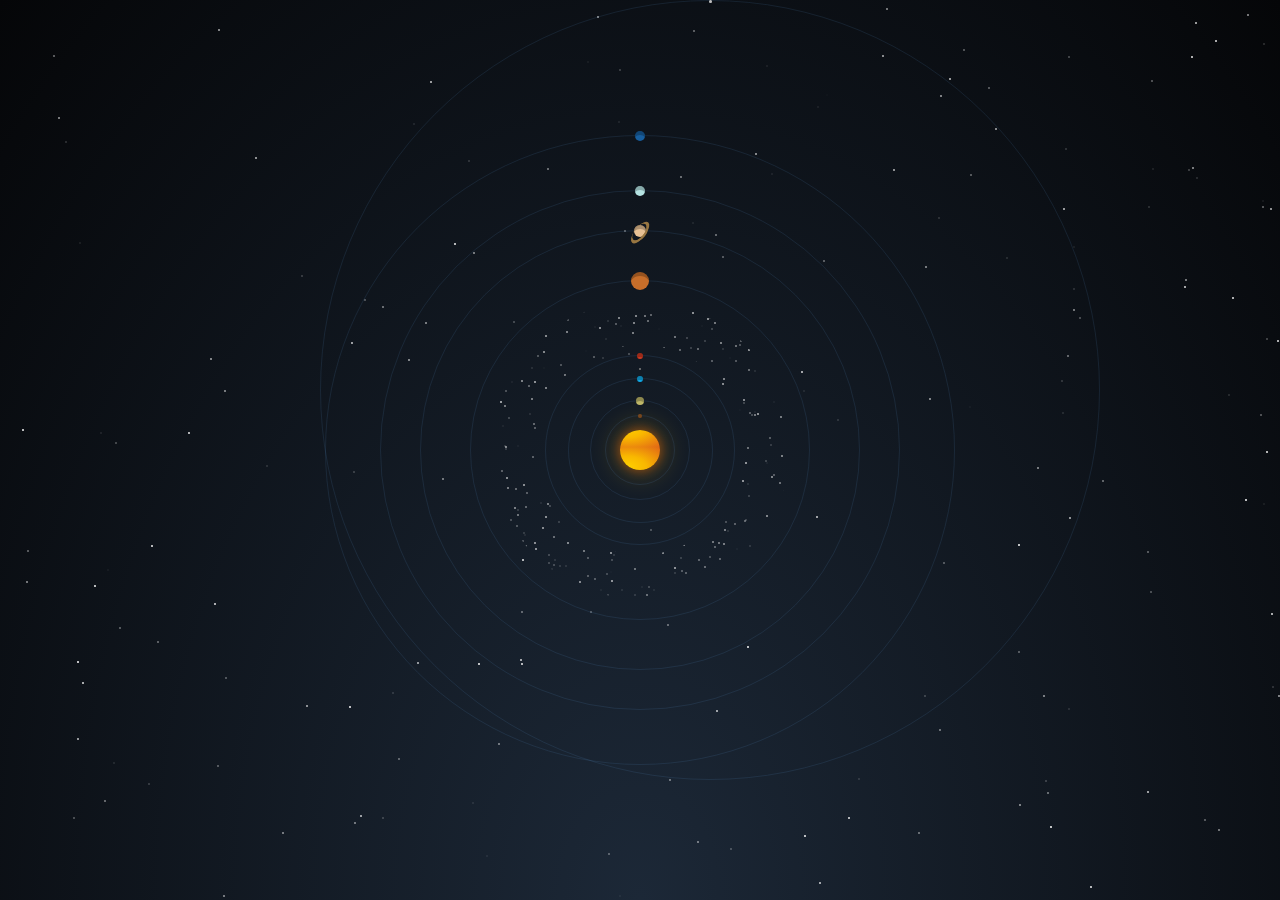
<file: 05-merge-styles/project-dist/index.html>
<!doctype html>
<html lang="en">
  <head>
    <meta charset="UTF-8" />
    <meta http-equiv="X-UA-Compatible" content="IE=edge" />
    <meta name="viewport" content="width=device-width, initial-scale=1.0" />
    <link rel="stylesheet" href="bundle.css" />
    <title>Solar system</title>
  </head>
  <body>
    <div class="solar-syst">
      <div class="sun"></div>
      <div class="mercury"></div>
      <div class="venus"></div>
      <div class="earth"></div>
      <div class="mars"></div>
      <div class="jupiter"></div>
      <div class="saturn"></div>
      <div class="uranus"></div>
      <div class="neptune"></div>
      <div class="pluto"></div>
      <div class="asteroids-belt"></div>
    </div>
  </body>
</html>
</file>
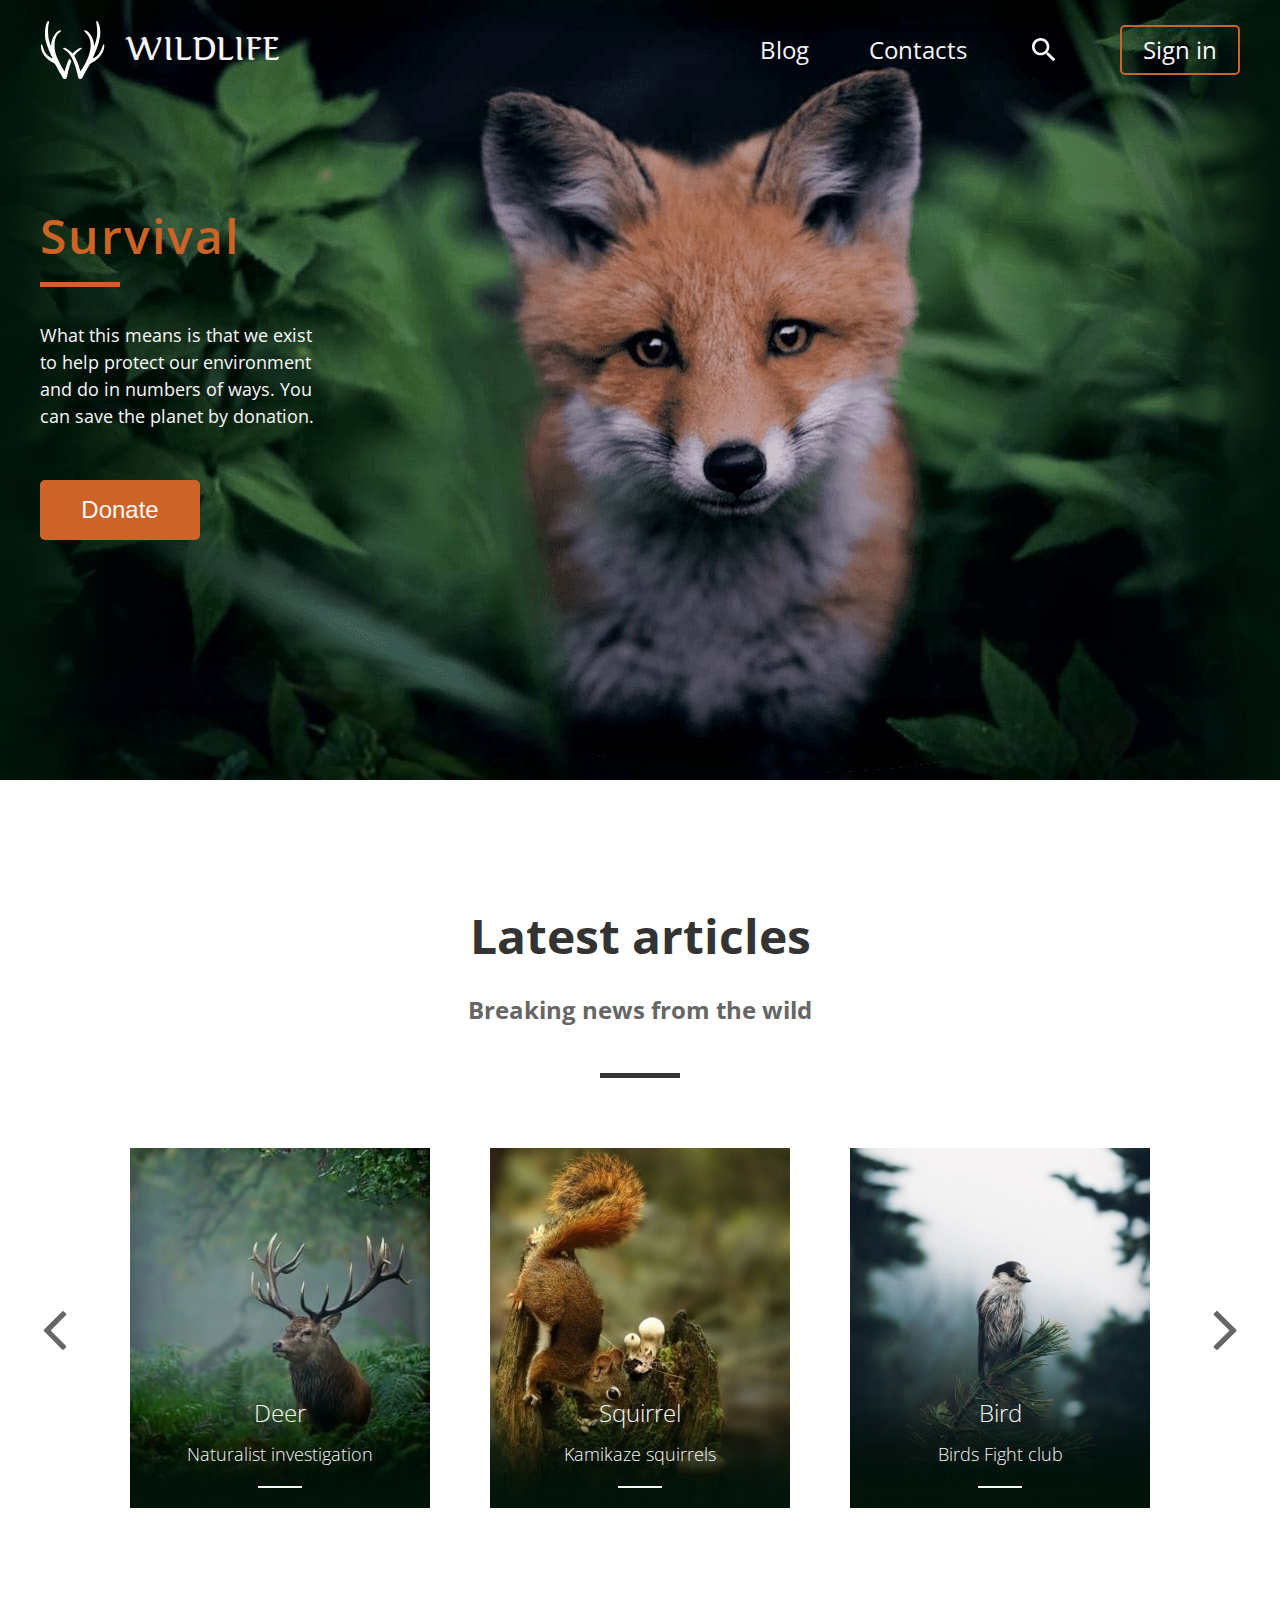
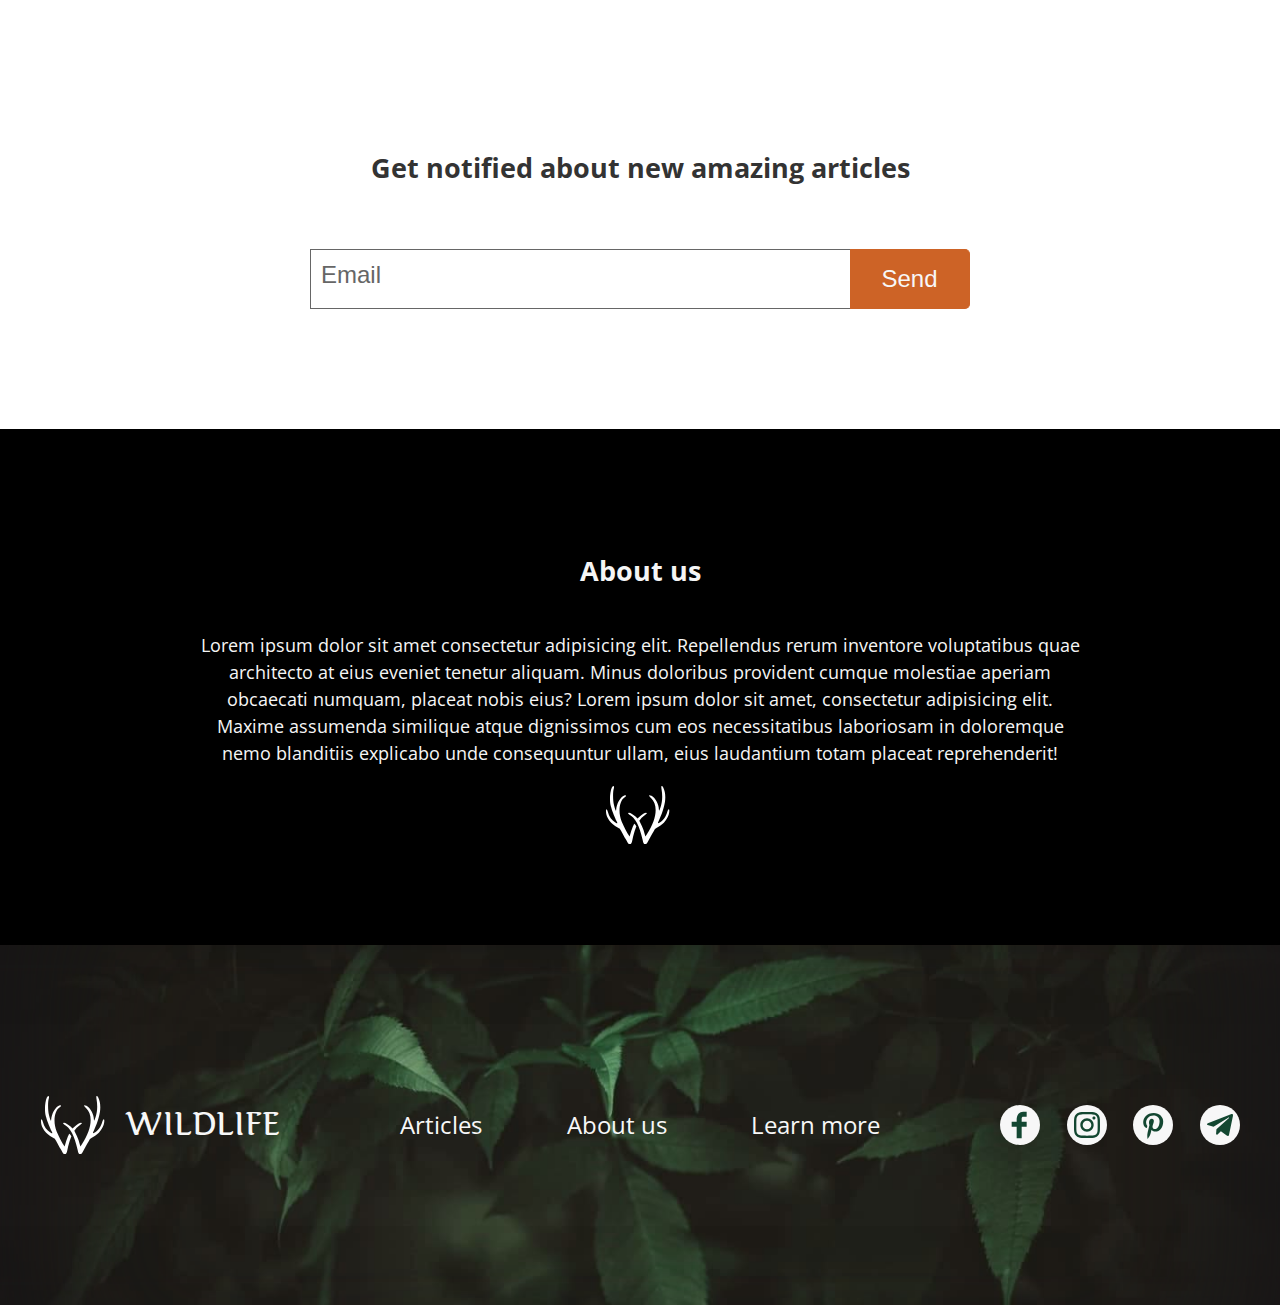
<file: 06-build-page/project-dist/index.html>
<!doctype html>
<html lang="en">
  <head>
    <meta charset="UTF-8" />
    <meta name="viewport" content="width=device-width, initial-scale=1.0" />
    <link
      href="https://fonts.googleapis.com/css2?family=Open+Sans:wght@100;300;400;600&display=swap"
      rel="stylesheet"
    />
    <link rel="stylesheet" href="style.css" />
    <title>wildlife</title>
  </head>
  <body>
    <header class="header">
  <div class="container">
    <div class="inner-container">
      <nav class="main-nav">
        <div class="logo">
          <div class="logo-icon"></div>
          <h1>wildlife</h1>
        </div>
        <ul class="nav-list">
          <li class="list-item"><a href="#">Blog</a></li>
          <li class="list-item"><a href="#">Contacts</a></li>
          <li class="list-item search"><a href="#"></a></li>
          <li class="list-item login"><a href="#">Sign in</a></li>
        </ul>
      </nav>
      <div class="header-promo">
        <h2 class="header-title">Survival</h2>
        <p class="header-text">
          What this means is that we exist to help protect our environment and
          do in numbers of ways. You can save the planet by donation.
        </p>
        <button class="header-button">Donate</button>
      </div>
    </div>
  </div>
</header>

    <main class="main"><div class="container">
  <div class="inner-container">
    <h2 class="main-title">Latest articles</h2>
    <h3 class="main-subtitle">Breaking news from the wild</h3>
    <div class="slider">
      <a class="arrow arrow-left"></a>
      <div class="item item1">
        <a href="#">
          <h2 class="item-title">Deer</h2>
          <h3 class="item-subtitle">Naturalist investigation</h3>
        </a>
      </div>
      <div class="item item2">
        <a href="#">
          <h2 class="item-title">Squirrel</h2>
          <h3 class="item-subtitle">Kamikaze squirrels</h3>
        </a>
      </div>
      <div class="item item3">
        <a href="#">
          <h2 class="item-title">Bird</h2>
          <h3 class="item-subtitle">Birds Fight club</h3>
        </a>
      </div>
      <a class="arrow arrow-right"></a>
    </div>
    <div class="mail">
      <h2 class="mail-title">Get notified about new amazing articles</h2>
      <form action="#" method="post" class="mail-form">
        <input
          type="text"
          class="mail-input"
          placeholder="Email"
          required
          autofocus
        />
        <input type="submit" class="mail-button" value="Send" />
      </form>
    </div>
  </div>
</div>
<div class="about-container">
  <h2>About us</h2>
  <p class="about-text">
    Lorem ipsum dolor sit amet consectetur adipisicing elit. Repellendus rerum
    inventore voluptatibus quae architecto at eius eveniet tenetur aliquam.
    Minus doloribus provident cumque molestiae aperiam obcaecati numquam,
    placeat nobis eius? Lorem ipsum dolor sit amet, consectetur adipisicing
    elit. Maxime assumenda similique atque dignissimos cum eos necessitatibus
    laboriosam in doloremque nemo blanditiis explicabo unde consequuntur ullam,
    eius laudantium totam placeat reprehenderit!
  </p>
  <div class="logo-icon"></div>
</div>
</main>
    <footer class="footer">
  <div class="container">
    <div class="inner-container footer-inner-container">
      <div class="logo">
        <div class="logo-icon"></div>
        <h2>wildlife</h2>
      </div>
      <ul class="nav-list">
        <li class="list-item"><a href="#">Articles</a></li>
        <li class="list-item"><a href="#">About us</a></li>
        <li class="list-item"><a href="#">Learn more</a></li>
      </ul>
      <ul class="nav-list social-list">
        <li class="list-item social-item fb"><a href="#"></a></li>
        <li class="list-item social-item instagramm"><a href="#"></a></li>
        <li class="list-item social-item pinterest"><a href="#"></a></li>
        <li class="list-item social-item telegram"><a href="#"></a></li>
      </ul>
    </div>
  </div>
</footer>

  </body>
</html>
</file>
<file: 05-merge-styles/project-dist/bundle.css>
*,
*:before,
*:after {
  padding: 0;
  margin: 0;
  box-sizing: border-box;
}

html,
body {
  height: 100%;
  width: 100%;
}

body {
  font:
    normal 1em/1.45em 'Helvetica Neue',
    Helvetica,
    Arial,
    sans-serif;
  -webkit-font-smoothing: antialiased;
  color: #fff;
  background: radial-gradient(ellipse at bottom, #1c2837 0%, #050608 100%);
  background-attachment: fixed;
}

.solar-syst {
  margin: 0 auto;
  width: 100%;
  height: 100%;
  position: relative;
}

.solar-syst:after {
  content: '';
  position: absolute;
  height: 2px;
  width: 2px;
  top: -2px;
  background: white;
  box-shadow:
    1617px 304px 0 0px rgba(255, 255, 255, 0.047),
    1067px 357px 0 0px rgba(255, 255, 255, 0.469),
    120px 1700px 0 0px rgba(255, 255, 255, 0.28),
    616px 1672px 0 0px rgba(255, 255, 255, 0.581),
    1534px 1337px 0 0px rgba(255, 255, 255, 0.518),
    716px 712px 0 0px rgba(255, 255, 255, 0.788),
    823px 1495px 0 0px rgba(255, 255, 255, 0.087),
    1585px 1302px 0 0px rgba(255, 255, 255, 0.015),
    1215px 42px 0 0px rgba(255, 255, 255, 0.884),
    77px 740px 0 0px rgba(255, 255, 255, 0.749),
    1591px 489px 0 0px rgba(255, 255, 255, 0.941),
    218px 31px 0 0px rgba(255, 255, 255, 0.658),
    1028px 1047px 0 0px rgba(255, 255, 255, 0.033),
    292px 1072px 0 0px rgba(255, 255, 255, 0.573),
    296px 1674px 0 0px rgba(255, 255, 255, 0.53),
    306px 707px 0 0px rgba(255, 255, 255, 0.689),
    1445px 1022px 0 0px rgba(255, 255, 255, 0.012),
    22px 431px 0 0px rgba(255, 255, 255, 0.96),
    669px 781px 0 0px rgba(255, 255, 255, 0.497),
    949px 80px 0 0px rgba(255, 255, 255, 0.77),
    82px 684px 0 0px rgba(255, 255, 255, 0.858),
    1060px 1197px 0 0px rgba(255, 255, 255, 0.786),
    1621px 716px 0 0px rgba(255, 255, 255, 0.302),
    1573px 518px 0 0px rgba(255, 255, 255, 0.183),
    1195px 24px 0 0px rgba(255, 255, 255, 0.783),
    266px 467px 0 0px rgba(255, 255, 255, 0.153),
    406px 1469px 0 0px rgba(255, 255, 255, 0.074),
    1317px 1217px 0 0px rgba(255, 255, 255, 0.145),
    1726px 1635px 0 0px rgba(255, 255, 255, 0.409),
    697px 1093px 0 0px rgba(255, 255, 255, 0.232),
    1692px 1306px 0 0px rgba(255, 255, 255, 0.989),
    803px 392px 0 0px rgba(255, 255, 255, 0.102),
    1348px 1408px 0 0px rgba(255, 255, 255, 0.781),
    1453px 1491px 0 0px rgba(255, 255, 255, 0.655),
    79px 1080px 0 0px rgba(255, 255, 255, 0.465),
    1012px 1456px 0 0px rgba(255, 255, 255, 0.855),
    766px 67px 0 0px rgba(255, 255, 255, 0.085),
    1058px 1651px 0 0px rgba(255, 255, 255, 0.855),
    1270px 210px 0 0px rgba(255, 255, 255, 0.725),
    245px 1169px 0 0px rgba(255, 255, 255, 0.308),
    353px 1479px 0 0px rgba(255, 255, 255, 0.966),
    521px 613px 0 0px rgba(255, 255, 255, 0.44),
    828px 1563px 0 0px rgba(255, 255, 255, 0.662),
    163px 1075px 0 0px rgba(255, 255, 255, 0.023),
    1727px 1600px 0 0px rgba(255, 255, 255, 0.884),
    420px 923px 0 0px rgba(255, 255, 255, 0.623),
    755px 155px 0 0px rgba(255, 255, 255, 0.656),
    576px 1156px 0 0px rgba(255, 255, 255, 0.668),
    170px 1245px 0 0px rgba(255, 255, 255, 0.898),
    1006px 259px 0 0px rgba(255, 255, 255, 0.146),
    408px 1308px 0 0px rgba(255, 255, 255, 0.527),
    1532px 1279px 0 0px rgba(255, 255, 255, 0.747),
    353px 473px 0 0px rgba(255, 255, 255, 0.221),
    1271px 615px 0 0px rgba(255, 255, 255, 0.867),
    606px 575px 0 0px rgba(255, 255, 255, 0.265),
    1069px 519px 0 0px rgba(255, 255, 255, 0.718),
    1732px 794px 0 0px rgba(255, 255, 255, 0.15),
    1345px 1073px 0 0px rgba(255, 255, 255, 0.828),
    1743px 1356px 0 0px rgba(255, 255, 255, 0.79),
    1658px 227px 0 0px rgba(255, 255, 255, 0.773),
    550px 1303px 0 0px rgba(255, 255, 255, 0.713),
    256px 1132px 0 0px rgba(255, 255, 255, 0.389),
    1457px 1188px 0 0px rgba(255, 255, 255, 0.42),
    1117px 1542px 0 0px rgba(255, 255, 255, 0.141),
    1061px 382px 0 0px rgba(255, 255, 255, 0.188),
    1019px 806px 0 0px rgba(255, 255, 255, 0.606),
    893px 1085px 0 0px rgba(255, 255, 255, 0.76),
    1620px 463px 0 0px rgba(255, 255, 255, 0.896),
    1262px 202px 0 0px rgba(255, 255, 255, 0.083),
    418px 1299px 0 0px rgba(255, 255, 255, 0.52),
    602px 359px 0 0px rgba(255, 255, 255, 0.173),
    168px 1068px 0 0px rgba(255, 255, 255, 0.342),
    448px 1065px 0 0px rgba(255, 255, 255, 0.809),
    953px 1686px 0 0px rgba(255, 255, 255, 0.232),
    730px 850px 0 0px rgba(255, 255, 255, 0.287),
    1569px 1715px 0 0px rgba(255, 255, 255, 0.052),
    468px 162px 0 0px rgba(255, 255, 255, 0.18),
    988px 89px 0 0px rgba(255, 255, 255, 0.387),
    1247px 16px 0 0px rgba(255, 255, 255, 0.592),
    1536px 1291px 0 0px rgba(255, 255, 255, 0.986),
    1068px 58px 0 0px rgba(255, 255, 255, 0.299),
    815px 1681px 0 0px rgba(255, 255, 255, 0.887),
    1471px 1586px 0 0px rgba(255, 255, 255, 0.333),
    1374px 1081px 0 0px rgba(255, 255, 255, 0.936),
    1254px 1545px 0 0px rgba(255, 255, 255, 0.042),
    990px 923px 0 0px rgba(255, 255, 255, 0.103),
    301px 277px 0 0px rgba(255, 255, 255, 0.221),
    1295px 627px 0 0px rgba(255, 255, 255, 0.058),
    1307px 353px 0 0px rgba(255, 255, 255, 0.024),
    801px 373px 0 0px rgba(255, 255, 255, 0.823),
    188px 434px 0 0px rgba(255, 255, 255, 0.903),
    498px 745px 0 0px rgba(255, 255, 255, 0.517),
    1600px 225px 0 0px rgba(255, 255, 255, 0.252),
    351px 344px 0 0px rgba(255, 255, 255, 0.78),
    223px 897px 0 0px rgba(255, 255, 255, 0.57),
    214px 605px 0 0px rgba(255, 255, 255, 0.881),
    1485px 51px 0 0px rgba(255, 255, 255, 0.108),
    1037px 469px 0 0px rgba(255, 255, 255, 0.582),
    1375px 848px 0 0px rgba(255, 255, 255, 0.385),
    590px 613px 0 0px rgba(255, 255, 255, 0.324),
    758px 1688px 0 0px rgba(255, 255, 255, 0.691),
    680px 178px 0 0px rgba(255, 255, 255, 0.503),
    943px 564px 0 0px rgba(255, 255, 255, 0.359),
    1431px 930px 0 0px rgba(255, 255, 255, 0.22),
    392px 694px 0 0px rgba(255, 255, 255, 0.166),
    79px 244px 0 0px rgba(255, 255, 255, 0.097),
    1073px 290px 0 0px rgba(255, 255, 255, 0.166),
    1692px 231px 0 0px rgba(255, 255, 255, 0.342),
    1414px 773px 0 0px rgba(255, 255, 255, 0.292),
    1274px 1411px 0 0px rgba(255, 255, 255, 0.654),
    995px 130px 0 0px rgba(255, 255, 255, 0.683),
    587px 1657px 0 0px rgba(255, 255, 255, 0.717),
    127px 927px 0 0px rgba(255, 255, 255, 0.545),
    224px 392px 0 0px rgba(255, 255, 255, 0.589),
    324px 1677px 0 0px rgba(255, 255, 255, 0.327),
    454px 245px 0 0px rgba(255, 255, 255, 0.933),
    479px 1379px 0 0px rgba(255, 255, 255, 0.241),
    655px 1650px 0 0px rgba(255, 255, 255, 0.646),
    217px 767px 0 0px rgba(255, 255, 255, 0.378),
    679px 1554px 0 0px rgba(255, 255, 255, 0.609),
    693px 32px 0 0px rgba(255, 255, 255, 0.423),
    1567px 1051px 0 0px rgba(255, 255, 255, 0.867),
    846px 951px 0 0px rgba(255, 255, 255, 0.711),
    268px 1175px 0 0px rgba(255, 255, 255, 0.09),
    816px 1052px 0 0px rgba(255, 255, 255, 0.103),
    478px 665px 0 0px rgba(255, 255, 255, 0.975),
    1517px 1006px 0 0px rgba(255, 255, 255, 0.33),
    1783px 1039px 0 0px rgba(255, 255, 255, 0.466),
    1608px 1461px 0 0px rgba(255, 255, 255, 0.595),
    382px 308px 0 0px rgba(255, 255, 255, 0.502),
    664px 1111px 0 0px rgba(255, 255, 255, 0.342),
    1447px 769px 0 0px rgba(255, 255, 255, 0.626),
    280px 1603px 0 0px rgba(255, 255, 255, 0.21),
    594px 1645px 0 0px rgba(255, 255, 255, 0.68),
    398px 760px 0 0px rgba(255, 255, 255, 0.418),
    128px 1475px 0 0px rgba(255, 255, 255, 0.252),
    245px 1653px 0 0px rgba(255, 255, 255, 0.989),
    724px 531px 0 0px rgba(255, 255, 255, 0.559),
    278px 945px 0 0px rgba(255, 255, 255, 0.625),
    1724px 1048px 0 0px rgba(255, 255, 255, 0.267),
    924px 1286px 0 0px rgba(255, 255, 255, 0.945),
    1331px 1028px 0 0px rgba(255, 255, 255, 0.624),
    1657px 1442px 0 0px rgba(255, 255, 255, 0.259),
    1527px 922px 0 0px rgba(255, 255, 255, 0.872),
    1266px 340px 0 0px rgba(255, 255, 255, 0.282),
    767px 1774px 0 0px rgba(255, 255, 255, 0.503),
    1484px 933px 0 0px rgba(255, 255, 255, 0.68),
    1185px 281px 0 0px rgba(255, 255, 255, 0.578),
    963px 51px 0 0px rgba(255, 255, 255, 0.376),
    1509px 1470px 0 0px rgba(255, 255, 255, 0.613),
    271px 1651px 0 0px rgba(255, 255, 255, 0.991),
    430px 83px 0 0px rgba(255, 255, 255, 0.782),
    821px 1358px 0 0px rgba(255, 255, 255, 0.627),
    255px 159px 0 0px rgba(255, 255, 255, 0.713),
    1073px 311px 0 0px rgba(255, 255, 255, 0.56),
    1295px 1651px 0 0px rgba(255, 255, 255, 0.473),
    895px 1002px 0 0px rgba(255, 255, 255, 0.8),
    1056px 1304px 0 0px rgba(255, 255, 255, 0.7),
    1518px 216px 0 0px rgba(255, 255, 255, 0.121),
    848px 819px 0 0px rgba(255, 255, 255, 0.894),
    1148px 208px 0 0px rgba(255, 255, 255, 0.173),
    1191px 58px 0 0px rgba(255, 255, 255, 0.904),
    1482px 617px 0 0px rgba(255, 255, 255, 0.079),
    1192px 169px 0 0px rgba(255, 255, 255, 0.621),
    433px 1423px 0 0px rgba(255, 255, 255, 0.559),
    1699px 448px 0 0px rgba(255, 255, 255, 0.643),
    423px 981px 0 0px rgba(255, 255, 255, 0.573),
    19px 1370px 0 0px rgba(255, 255, 255, 0.528),
    1441px 922px 0 0px rgba(255, 255, 255, 0.207),
    350px 942px 0 0px rgba(255, 255, 255, 0.075),
    1717px 1343px 0 0px rgba(255, 255, 255, 0.983),
    589px 1223px 0 0px rgba(255, 255, 255, 0.383),
    113px 764px 0 0px rgba(255, 255, 255, 0.118),
    911px 1151px 0 0px rgba(255, 255, 255, 0.484),
    1084px 1110px 0 0px rgba(255, 255, 255, 0.295),
    1050px 828px 0 0px rgba(255, 255, 255, 0.996),
    1278px 697px 0 0px rgba(255, 255, 255, 0.635),
    587px 63px 0 0px rgba(255, 255, 255, 0.063),
    766px 1192px 0 0px rgba(255, 255, 255, 0.569),
    1409px 1329px 0 0px rgba(255, 255, 255, 0.546),
    53px 57px 0 0px rgba(255, 255, 255, 0.439),
    998px 1029px 0 0px rgba(255, 255, 255, 0.492),
    1794px 50px 0 0px rgba(255, 255, 255, 0.826),
    1371px 296px 0 0px rgba(255, 255, 255, 0.848),
    1316px 974px 0 0px rgba(255, 255, 255, 0.127),
    1423px 988px 0 0px rgba(255, 255, 255, 0.558),
    545px 389px 0 0px rgba(255, 255, 255, 0.6),
    925px 268px 0 0px rgba(255, 255, 255, 0.579),
    1266px 453px 0 0px rgba(255, 255, 255, 0.931),
    382px 819px 0 0px rgba(255, 255, 255, 0.232),
    1023px 1191px 0 0px rgba(255, 255, 255, 0.749),
    1669px 670px 0 0px rgba(255, 255, 255, 0.192),
    1555px 894px 0 0px rgba(255, 255, 255, 0.02),
    1471px 1800px 0 0px rgba(255, 255, 255, 0.887),
    1793px 1725px 0 0px rgba(255, 255, 255, 0.155),
    1404px 1675px 0 0px rgba(255, 255, 255, 0.226),
    834px 1565px 0 0px rgba(255, 255, 255, 0.457),
    1203px 1311px 0 0px rgba(255, 255, 255, 0.532),
    8px 1645px 0 0px rgba(255, 255, 255, 0.656),
    1375px 653px 0 0px rgba(255, 255, 255, 0.456),
    1421px 1016px 0 0px rgba(255, 255, 255, 0.988),
    608px 855px 0 0px rgba(255, 255, 255, 0.376),
    893px 171px 0 0px rgba(255, 255, 255, 0.712),
    94px 587px 0 0px rgba(255, 255, 255, 0.955),
    1538px 676px 0 0px rgba(255, 255, 255, 0.364),
    837px 421px 0 0px rgba(255, 255, 255, 0.166),
    505px 448px 0 0px rgba(255, 255, 255, 0.625),
    939px 731px 0 0px rgba(255, 255, 255, 0.502),
    1788px 1121px 0 0px rgba(255, 255, 255, 0.177),
    135px 1324px 0 0px rgba(255, 255, 255, 0.836),
    1103px 1371px 0 0px rgba(255, 255, 255, 0.181),
    521px 665px 0 0px rgba(255, 255, 255, 0.911),
    1797px 1217px 0 0px rgba(255, 255, 255, 0.67),
    107px 571px 0 0px rgba(255, 255, 255, 0.055),
    644px 1445px 0 0px rgba(255, 255, 255, 0.084),
    1417px 1233px 0 0px rgba(255, 255, 255, 0.409),
    852px 1792px 0 0px rgba(255, 255, 255, 0.327),
    1423px 109px 0 0px rgba(255, 255, 255, 0.693),
    823px 262px 0 0px rgba(255, 255, 255, 0.404),
    1373px 836px 0 0px rgba(255, 255, 255, 0.09),
    593px 358px 0 0px rgba(255, 255, 255, 0.361),
    282px 834px 0 0px rgba(255, 255, 255, 0.555),
    1073px 248px 0 0px rgba(255, 255, 255, 0.082),
    1348px 186px 0 0px rgba(255, 255, 255, 0.721),
    210px 360px 0 0px rgba(255, 255, 255, 0.643),
    1063px 210px 0 0px rgba(255, 255, 255, 0.771),
    1699px 1624px 0 0px rgba(255, 255, 255, 0.959),
    315px 1120px 0 0px rgba(255, 255, 255, 0.933),
    190px 1644px 0 0px rgba(255, 255, 255, 0.401),
    1385px 711px 0 0px rgba(255, 255, 255, 0.867),
    1399px 234px 0 0px rgba(255, 255, 255, 0.534),
    1773px 1333px 0 0px rgba(255, 255, 255, 0.558),
    718px 1186px 0 0px rgba(255, 255, 255, 0.278),
    485px 998px 0 0px rgba(255, 255, 255, 0.691),
    1225px 1797px 0 0px rgba(255, 255, 255, 0.173),
    427px 1097px 0 0px rgba(255, 255, 255, 0.758),
    780px 1788px 0 0px rgba(255, 255, 255, 0.248),
    1403px 962px 0 0px rgba(255, 255, 255, 0.909),
    911px 1209px 0 0px rgba(255, 255, 255, 0.732),
    701px 994px 0 0px rgba(255, 255, 255, 0.426),
    176px 915px 0 0px rgba(255, 255, 255, 0.788),
    969px 408px 0 0px rgba(255, 255, 255, 0.043),
    1261px 1244px 0 0px rgba(255, 255, 255, 0.395),
    1228px 396px 0 0px rgba(255, 255, 255, 0.152),
    1079px 1079px 0 0px rgba(255, 255, 255, 0.194),
    1584px 144px 0 0px rgba(255, 255, 255, 0.623),
    1184px 288px 0 0px rgba(255, 255, 255, 0.851),
    1635px 278px 0 0px rgba(255, 255, 255, 0.396),
    1144px 1388px 0 0px rgba(255, 255, 255, 0.281),
    740px 1488px 0 0px rgba(255, 255, 255, 0.525),
    1484px 1505px 0 0px rgba(255, 255, 255, 0.608),
    828px 986px 0 0px rgba(255, 255, 255, 0.342),
    1482px 1242px 0 0px rgba(255, 255, 255, 0.045),
    1263px 45px 0 0px rgba(255, 255, 255, 0.179),
    104px 802px 0 0px rgba(255, 255, 255, 0.474),
    1686px 538px 0 0px rgba(255, 255, 255, 0.026),
    1601px 786px 0 0px rgba(255, 255, 255, 0.58),
    299px 1177px 0 0px rgba(255, 255, 255, 0.924),
    953px 1465px 0 0px rgba(255, 255, 255, 0.489),
    1458px 1395px 0 0px rgba(255, 255, 255, 0.06),
    1364px 1100px 0 0px rgba(255, 255, 255, 0.391),
    1727px 92px 0 0px rgba(255, 255, 255, 0.049),
    1603px 617px 0 0px rgba(255, 255, 255, 0.408),
    413px 125px 0 0px rgba(255, 255, 255, 0.109),
    1588px 1708px 0 0px rgba(255, 255, 255, 0.044),
    600px 591px 0 0px rgba(255, 255, 255, 0.07),
    417px 664px 0 0px rgba(255, 255, 255, 0.725),
    513px 931px 0 0px rgba(255, 255, 255, 0.406),
    367px 1394px 0 0px rgba(255, 255, 255, 0.814),
    1541px 1511px 0 0px rgba(255, 255, 255, 0.827),
    522px 561px 0 0px rgba(255, 255, 255, 0.898),
    1423px 636px 0 0px rgba(255, 255, 255, 0.569),
    354px 824px 0 0px rgba(255, 255, 255, 0.539),
    1402px 591px 0 0px rgba(255, 255, 255, 0.998),
    1644px 314px 0 0px rgba(255, 255, 255, 0.92),
    819px 884px 0 0px rgba(255, 255, 255, 0.802),
    1457px 737px 0 0px rgba(255, 255, 255, 0.908),
    1232px 299px 0 0px rgba(255, 255, 255, 0.901),
    1272px 688px 0 0px rgba(255, 255, 255, 0.193),
    29px 1771px 0 0px rgba(255, 255, 255, 0.826),
    771px 175px 0 0px rgba(255, 255, 255, 0.087),
    1245px 1715px 0 0px rgba(255, 255, 255, 0.313),
    1044px 1429px 0 0px rgba(255, 255, 255, 0.285),
    1002px 1615px 0 0px rgba(255, 255, 255, 0.791),
    1245px 501px 0 0px rgba(255, 255, 255, 0.983),
    848px 1503px 0 0px rgba(255, 255, 255, 0.174),
    384px 1278px 0 0px rgba(255, 255, 255, 0.503),
    1002px 950px 0 0px rgba(255, 255, 255, 0.641),
    826px 96px 0 0px rgba(255, 255, 255, 0.024),
    1188px 171px 0 0px rgba(255, 255, 255, 0.269),
    735px 1422px 0 0px rgba(255, 255, 255, 0.591),
    1613px 258px 0 0px rgba(255, 255, 255, 0.584),
    692px 224px 0 0px rgba(255, 255, 255, 0.093),
    77px 1523px 0 0px rgba(255, 255, 255, 0.178),
    1220px 1029px 0 0px rgba(255, 255, 255, 0.495),
    1543px 535px 0 0px rgba(255, 255, 255, 0.907),
    1745px 251px 0 0px rgba(255, 255, 255, 0.208),
    476px 1562px 0 0px rgba(255, 255, 255, 0.428),
    710px 1449px 0 0px rgba(255, 255, 255, 0.708),
    1536px 1122px 0 0px rgba(255, 255, 255, 0.547),
    1245px 1489px 0 0px rgba(255, 255, 255, 0.82),
    128px 903px 0 0px rgba(255, 255, 255, 0.045),
    1462px 1775px 0 0px rgba(255, 255, 255, 0.086),
    1262px 208px 0 0px rgba(255, 255, 255, 0.414),
    364px 301px 0 0px rgba(255, 255, 255, 0.337),
    617px 1724px 0 0px rgba(255, 255, 255, 0.7),
    193px 1550px 0 0px rgba(255, 255, 255, 0.749),
    1419px 396px 0 0px rgba(255, 255, 255, 0.61),
    349px 1006px 0 0px rgba(255, 255, 255, 0.042),
    73px 819px 0 0px rgba(255, 255, 255, 0.329),
    1291px 1616px 0 0px rgba(255, 255, 255, 0.559),
    1688px 1685px 0 0px rgba(255, 255, 255, 0.687),
    645px 1670px 0 0px rgba(255, 255, 255, 0.644),
    929px 400px 0 0px rgba(255, 255, 255, 0.628),
    1047px 794px 0 0px rgba(255, 255, 255, 0.484),
    1204px 821px 0 0px rgba(255, 255, 255, 0.393),
    1629px 374px 0 0px rgba(255, 255, 255, 0.091),
    957px 991px 0 0px rgba(255, 255, 255, 0.214),
    1196px 179px 0 0px rgba(255, 255, 255, 0.166),
    1717px 795px 0 0px rgba(255, 255, 255, 0.726),
    1236px 1511px 0 0px rgba(255, 255, 255, 0.27),
    650px 531px 0 0px rgba(255, 255, 255, 0.309),
    1656px 972px 0 0px rgba(255, 255, 255, 0.798),
    1147px 1676px 0 0px rgba(255, 255, 255, 0.908),
    1339px 248px 0 0px rgba(255, 255, 255, 0.251),
    619px 71px 0 0px rgba(255, 255, 255, 0.234),
    1611px 655px 0 0px rgba(255, 255, 255, 0.68),
    77px 663px 0 0px rgba(255, 255, 255, 0.992),
    924px 697px 0 0px rgba(255, 255, 255, 0.236),
    1195px 1422px 0 0px rgba(255, 255, 255, 0.346),
    1644px 708px 0 0px rgba(255, 255, 255, 0.335),
    1447px 637px 0 0px rgba(255, 255, 255, 0.639),
    408px 361px 0 0px rgba(255, 255, 255, 0.636),
    959px 1239px 0 0px rgba(255, 255, 255, 0.006),
    56px 1714px 0 0px rgba(255, 255, 255, 0.868),
    1079px 319px 0 0px rgba(255, 255, 255, 0.325),
    1597px 1px 0 0px rgba(255, 255, 255, 0.497),
    722px 258px 0 0px rgba(255, 255, 255, 0.386),
    1278px 1737px 0 0px rgba(255, 255, 255, 0.015),
    938px 219px 0 0px rgba(255, 255, 255, 0.169),
    1669px 1758px 0 0px rgba(255, 255, 255, 0.109),
    157px 643px 0 0px rgba(255, 255, 255, 0.425),
    472px 804px 0 0px rgba(255, 255, 255, 0.107),
    618px 123px 0 0px rgba(255, 255, 255, 0.101),
    547px 170px 0 0px rgba(255, 255, 255, 0.496),
    697px 843px 0 0px rgba(255, 255, 255, 0.539),
    966px 1545px 0 0px rgba(255, 255, 255, 0.096),
    486px 857px 0 0px rgba(255, 255, 255, 0.087),
    276px 1149px 0 0px rgba(255, 255, 255, 0.198),
    1260px 416px 0 0px rgba(255, 255, 255, 0.368),
    201px 1706px 0 0px rgba(255, 255, 255, 0.543),
    26px 583px 0 0px rgba(255, 255, 255, 0.571),
    1074px 1632px 0 0px rgba(255, 255, 255, 0.172),
    1773px 1280px 0 0px rgba(255, 255, 255, 0.247),
    1355px 1329px 0 0px rgba(255, 255, 255, 0.509),
    1773px 323px 0 0px rgba(255, 255, 255, 0.466),
    1328px 1367px 0 0px rgba(255, 255, 255, 0.433),
    369px 912px 0 0px rgba(255, 255, 255, 0.136),
    261px 1288px 0 0px rgba(255, 255, 255, 0.629),
    1152px 170px 0 0px rgba(255, 255, 255, 0.108),
    72px 1122px 0 0px rgba(255, 255, 255, 0.73),
    560px 1170px 0 0px rgba(255, 255, 255, 0.938),
    407px 1319px 0 0px rgba(255, 255, 255, 0.438),
    918px 834px 0 0px rgba(255, 255, 255, 0.474),
    285px 1652px 0 0px rgba(255, 255, 255, 0.207),
    1344px 391px 0 0px rgba(255, 255, 255, 0.143),
    1745px 145px 0 0px rgba(255, 255, 255, 0.191),
    1776px 749px 0 0px rgba(255, 255, 255, 0.4),
    534px 1795px 0 0px rgba(255, 255, 255, 0.627),
    858px 780px 0 0px rgba(255, 255, 255, 0.155),
    726px 1604px 0 0px rgba(255, 255, 255, 0.053),
    1390px 242px 0 0px rgba(255, 255, 255, 0.914),
    1151px 82px 0 0px rgba(255, 255, 255, 0.371),
    676px 1151px 0 0px rgba(255, 255, 255, 0.337),
    1150px 593px 0 0px rgba(255, 255, 255, 0.335),
    1374px 1175px 0 0px rgba(255, 255, 255, 0.306),
    1294px 600px 0 0px rgba(255, 255, 255, 0.019),
    901px 1757px 0 0px rgba(255, 255, 255, 0.361),
    816px 518px 0 0px rgba(255, 255, 255, 0.801),
    1065px 150px 0 0px rgba(255, 255, 255, 0.192),
    371px 1688px 0 0px rgba(255, 255, 255, 0.611),
    715px 236px 0 0px rgba(255, 255, 255, 0.467),
    1040px 1117px 0 0px rgba(255, 255, 255, 0.423),
    1043px 697px 0 0px rgba(255, 255, 255, 0.591),
    1531px 929px 0 0px rgba(255, 255, 255, 0.707),
    881px 1583px 0 0px rgba(255, 255, 255, 0.07),
    341px 1702px 0 0px rgba(255, 255, 255, 0.764),
    1670px 1011px 0 0px rgba(255, 255, 255, 0.605),
    1552px 914px 0 0px rgba(255, 255, 255, 0.7),
    1431px 113px 0 0px rgba(255, 255, 255, 0.039),
    268px 1547px 0 0px rgba(255, 255, 255, 0.792),
    1412px 951px 0 0px rgba(255, 255, 255, 0.726),
    1123px 1057px 0 0px rgba(255, 255, 255, 0.098),
    1090px 888px 0 0px rgba(255, 255, 255, 0.927),
    442px 480px 0 0px rgba(255, 255, 255, 0.547),
    669px 1021px 0 0px rgba(255, 255, 255, 0.799),
    1205px 1318px 0 0px rgba(255, 255, 255, 0.166),
    1449px 580px 0 0px rgba(255, 255, 255, 0.995),
    1055px 1614px 0 0px rgba(255, 255, 255, 0.888),
    539px 1237px 0 0px rgba(255, 255, 255, 0.666),
    24px 1705px 0 0px rgba(255, 255, 255, 0.481),
    619px 897px 0 0px rgba(255, 255, 255, 0.064),
    1161px 1628px 0 0px rgba(255, 255, 255, 0.264),
    691px 1487px 0 0px rgba(255, 255, 255, 0.354),
    1464px 667px 0 0px rgba(255, 255, 255, 0.766),
    940px 97px 0 0px rgba(255, 255, 255, 0.628),
    1200px 1454px 0 0px rgba(255, 255, 255, 0.484),
    1797px 1755px 0 0px rgba(255, 255, 255, 0.553),
    1716px 1133px 0 0px rgba(255, 255, 255, 0.408),
    1499px 1743px 0 0px rgba(255, 255, 255, 0.322),
    1703px 42px 0 0px rgba(255, 255, 255, 0.83),
    1236px 1194px 0 0px rgba(255, 255, 255, 0.824),
    360px 817px 0 0px rgba(255, 255, 255, 0.769),
    1132px 1174px 0 0px rgba(255, 255, 255, 0.17),
    320px 1515px 0 0px rgba(255, 255, 255, 0.641),
    1436px 69px 0 0px rgba(255, 255, 255, 0.63),
    1629px 556px 0 0px rgba(255, 255, 255, 0.919),
    473px 254px 0 0px rgba(255, 255, 255, 0.564),
    279px 1491px 0 0px rgba(255, 255, 255, 0.41),
    886px 10px 0 0px rgba(255, 255, 255, 0.565),
    147px 1026px 0 0px rgba(255, 255, 255, 0.386),
    1502px 408px 0 0px rgba(255, 255, 255, 0.246),
    500px 403px 0 0px rgba(255, 255, 255, 0.759),
    1749px 1252px 0 0px rgba(255, 255, 255, 0.989),
    970px 176px 0 0px rgba(255, 255, 255, 0.392),
    100px 434px 0 0px rgba(255, 255, 255, 0.102),
    1656px 1563px 0 0px rgba(255, 255, 255, 0.095),
    1682px 1773px 0 0px rgba(255, 255, 255, 0.895),
    466px 1750px 0 0px rgba(255, 255, 255, 0.362),
    532px 1355px 0 0px rgba(255, 255, 255, 0.045),
    959px 972px 0 0px rgba(255, 255, 255, 0.13),
    1263px 505px 0 0px rgba(255, 255, 255, 0.087),
    1546px 375px 0 0px rgba(255, 255, 255, 0.253),
    345px 1786px 0 0px rgba(255, 255, 255, 0.537),
    1147px 553px 0 0px rgba(255, 255, 255, 0.399),
    303px 1423px 0 0px rgba(255, 255, 255, 0.051),
    649px 450px 0 0px rgba(255, 255, 255, 0.73),
    115px 444px 0 0px rgba(255, 255, 255, 0.299),
    1218px 831px 0 0px rgba(255, 255, 255, 0.545),
    225px 679px 0 0px rgba(255, 255, 255, 0.357),
    1763px 31px 0 0px rgba(255, 255, 255, 0.887),
    1370px 1311px 0 0px rgba(255, 255, 255, 0.031),
    1018px 653px 0 0px rgba(255, 255, 255, 0.383),
    1800px 280px 0 0px rgba(255, 255, 255, 0.651),
    1142px 1264px 0 0px rgba(255, 255, 255, 0.263),
    1532px 498px 0 0px rgba(255, 255, 255, 0.144),
    349px 708px 0 0px rgba(255, 255, 255, 0.973),
    804px 837px 0 0px rgba(255, 255, 255, 0.966),
    399px 1692px 0 0px rgba(255, 255, 255, 0.779),
    1553px 259px 0 0px rgba(255, 255, 255, 0.491),
    733px 1660px 0 0px rgba(255, 255, 255, 0.185),
    1613px 61px 0 0px rgba(255, 255, 255, 0.309),
    1147px 793px 0 0px rgba(255, 255, 255, 0.793),
    1682px 1127px 0 0px rgba(255, 255, 255, 0.851),
    765px 948px 0 0px rgba(255, 255, 255, 0.57),
    237px 1287px 0 0px rgba(255, 255, 255, 0.54),
    659px 1608px 0 0px rgba(255, 255, 255, 0.106),
    513px 323px 0 0px rgba(255, 255, 255, 0.278),
    628px 355px 0 0px rgba(255, 255, 255, 0.295),
    747px 648px 0 0px rgba(255, 255, 255, 0.964),
    119px 629px 0 0px rgba(255, 255, 255, 0.391),
    151px 547px 0 0px rgba(255, 255, 255, 0.936),
    807px 1587px 0 0px rgba(255, 255, 255, 0.754),
    667px 626px 0 0px rgba(255, 255, 255, 0.456),
    1732px 322px 0 0px rgba(255, 255, 255, 0.309),
    1421px 935px 0 0px rgba(255, 255, 255, 0.06),
    148px 785px 0 0px rgba(255, 255, 255, 0.213),
    1025px 1468px 0 0px rgba(255, 255, 255, 0.98),
    1590px 1612px 0 0px rgba(255, 255, 255, 0.362),
    1367px 176px 0 0px rgba(255, 255, 255, 0.915),
    817px 108px 0 0px rgba(255, 255, 255, 0.077),
    1183px 1434px 0 0px rgba(255, 255, 255, 0.697),
    1102px 482px 0 0px rgba(255, 255, 255, 0.454),
    882px 57px 0 0px rgba(255, 255, 255, 0.693),
    624px 232px 0 0px rgba(255, 255, 255, 0.39),
    225px 1280px 0 0px rgba(255, 255, 255, 0.105),
    1062px 414px 0 0px rgba(255, 255, 255, 0.135),
    1304px 1263px 0 0px rgba(255, 255, 255, 0.245),
    2px 1219px 0 0px rgba(255, 255, 255, 0.367),
    65px 143px 0 0px rgba(255, 255, 255, 0.181),
    58px 119px 0 0px rgba(255, 255, 255, 0.605),
    597px 18px 0 0px rgba(255, 255, 255, 0.621),
    1713px 1592px 0 0px rgba(255, 255, 255, 0.541),
    12px 1518px 0 0px rgba(255, 255, 255, 0.876),
    1514px 1745px 0 0px rgba(255, 255, 255, 0.101),
    1068px 710px 0 0px rgba(255, 255, 255, 0.145),
    318px 1211px 0 0px rgba(255, 255, 255, 0.963),
    520px 661px 0 0px rgba(255, 255, 255, 0.812),
    312px 1760px 0 0px rgba(255, 255, 255, 0.619),
    1446px 1156px 0 0px rgba(255, 255, 255, 0.644),
    1045px 782px 0 0px rgba(255, 255, 255, 0.239),
    27px 552px 0 0px rgba(255, 255, 255, 0.415),
    1277px 342px 0 0px rgba(255, 255, 255, 0.896),
    1632px 1498px 0 0px rgba(255, 255, 255, 0.401),
    425px 324px 0 0px rgba(255, 255, 255, 0.576),
    1426px 454px 0 0px rgba(255, 255, 255, 0.651),
    1018px 546px 0 0px rgba(255, 255, 255, 0.99),
    131px 1327px 0 0px rgba(255, 255, 255, 0.086),
    1515px 355px 0 0px rgba(255, 255, 255, 0.464),
    1190px 1394px 0 0px rgba(255, 255, 255, 0.357);
  border-radius: 100px;
}

.solar-syst div {
  border-radius: 1000px;
  top: 50%;
  left: 50%;
  position: absolute;
  z-index: 999;
}

.solar-syst div:not(.sun) {
  border: 1px solid rgba(102, 166, 229, 0.12);
}

.solar-syst div:not(.sun):before {
  left: 50%;
  border-radius: 100px;
  content: '';
  position: absolute;
}

.solar-syst div:not(.asteroids-belt):before {
  box-shadow: inset 0 6px 0 -2px rgba(0, 0, 0, 0.25);
}

.sun {
  background: radial-gradient(
    ellipse at center,
    #ffd000 1%,
    #f9b700 39%,
    #f9b700 39%,
    #e06317 100%
  );
  height: 40px;
  width: 40px;
  margin-top: -20px;
  margin-left: -20px;
  background-clip: padding-box;
  border: 0 !important;
  background-position: -28px -103px;
  background-size: 175%;
  box-shadow:
    0 0 10px 2px rgba(255, 107, 0, 0.4),
    0 0 22px 11px rgba(255, 203, 0, 0.13);
}

.mercury {
  height: 70px;
  width: 70px;
  margin-top: -35px;
  margin-left: -35px;
  animation: orb 7.18673s linear infinite;
}

.mercury:before {
  height: 4px;
  width: 4px;
  background: #9f5e26;
  margin-top: -2px;
  margin-left: -2px;
}

.venus {
  height: 100px;
  width: 100px;
  margin-top: -50px;
  margin-left: -50px;
  animation: orb 18.45553s linear infinite;
}

.venus:before {
  height: 8px;
  width: 8px;
  background: #beb768;
  margin-top: -4px;
  margin-left: -4px;
}

.earth {
  height: 145px;
  width: 145px;
  margin-top: -72.5px;
  margin-left: -72.5px;
  animation: orb 30s linear infinite;
}

.earth:before {
  height: 6px;
  width: 6px;
  background: #11abe9;
  margin-top: -3px;
  margin-left: -3px;
}

.earth:after {
  position: absolute;
  content: '';
  height: 18px;
  width: 18px;
  left: 50%;
  top: 0px;
  margin-left: -9px;
  margin-top: -9px;
  border-radius: 100px;
  box-shadow: 0 -10px 0 -8px grey;
  animation: orb 2.24404s linear infinite;
}

.mars {
  height: 190px;
  width: 190px;
  margin-top: -95px;
  margin-left: -95px;
  animation: orb 56.42613s linear infinite;
}

.mars:before {
  height: 6px;
  width: 6px;
  background: #cf3921;
  margin-top: -3px;
  margin-left: -3px;
}

.jupiter {
  height: 340px;
  width: 340px;
  margin-top: -170px;
  margin-left: -170px;
  animation: orb 355.72282s linear infinite;
}

.jupiter:before {
  height: 18px;
  width: 18px;
  background: #c76e2a;
  margin-top: -9px;
  margin-left: -9px;
}

.saturn {
  height: 440px;
  width: 440px;
  margin-top: -220px;
  margin-left: -220px;
  animation: orb 882.69525s linear infinite;
}

.saturn:before {
  height: 12px;
  width: 12px;
  background: #e7c194;
  margin-top: -6px;
  margin-left: -6px;
}

.saturn:after {
  position: absolute;
  content: '';
  height: 2.34%;
  width: 4.676%;
  left: 50%;
  top: 0px;
  transform: rotateZ(-52deg);
  margin-left: -2.3%;
  margin-top: -1.2%;
  border-radius: 50% 50% 50% 50%;
  box-shadow:
    0 1px 0 1px #987641,
    3px 1px 0 #987641,
    -3px 1px 0 #987641;
  animation: orb 882.69525s linear infinite;
  animation-direction: reverse;
  transform-origin: 52% 60%;
}

.uranus {
  height: 520px;
  width: 520px;
  margin-top: -260px;
  margin-left: -260px;
  animation: orb 2512.4002s linear infinite;
}

.uranus:before {
  height: 10px;
  width: 10px;
  background: #b5e3e3;
  margin-top: -5px;
  margin-left: -5px;
}

.neptune {
  height: 630px;
  width: 630px;
  margin-top: -315px;
  margin-left: -315px;
  animation: orb 4911.78386s linear infinite;
}

.neptune:before {
  height: 10px;
  width: 10px;
  background: #175e9e;
  margin-top: -5px;
  margin-left: -5px;
}

.asteroids-belt {
  opacity: 0.7;
  border-color: transparent !important;
  height: 300px;
  width: 300px;
  margin-top: -150px;
  margin-left: -150px;
  animation: orb 179.95583s linear infinite;
  overflow: hidden;
}

.asteroids-belt:before {
  top: 50%;
  height: 210px;
  width: 210px;
  margin-left: -105px;
  margin-top: -105px;
  background: transparent;
  border-radius: 140px !important;
  box-shadow:
    4px -101px 0 -104px rgba(255, 255, 255, 0.184),
    -56px -85px 0 -104px rgba(255, 255, 255, 0.201),
    -99px 135px 0 -104px rgba(255, 255, 255, 0.636),
    13px -90px 0 -104px rgba(255, 255, 255, 0.821),
    -128px -68px 0 -104px rgba(255, 255, 255, 0.09),
    66px -46px 0 -104px rgba(255, 255, 255, 0.602),
    68px -139px 0 -104px rgba(255, 255, 255, 0.461),
    127px 13px 0 -104px rgba(255, 255, 255, 0.084),
    0px -70px 0 -104px rgba(255, 255, 255, 0.635),
    59px -71px 0 -104px rgba(255, 255, 255, 0.508),
    9px -34px 0 -104px rgba(255, 255, 255, 0.802),
    6px -38px 0 -104px rgba(255, 255, 255, 0.6),
    -29px 103px 0 -104px rgba(255, 255, 255, 0.914),
    -79px -85px 0 -104px rgba(255, 255, 255, 0.474),
    72px -121px 0 -104px rgba(255, 255, 255, 0.37),
    84px -71px 0 -104px rgba(255, 255, 255, 0.862),
    -65px 145px 0 -104px rgba(255, 255, 255, 0.715),
    118px 102px 0 -104px rgba(255, 255, 255, 0.619),
    -38px 63px 0 -104px rgba(255, 255, 255, 0.132),
    121px -131px 0 -104px rgba(255, 255, 255, 0.933),
    68px -131px 0 -104px rgba(255, 255, 255, 0.955),
    87px 125px 0 -104px rgba(255, 255, 255, 0.72),
    19px -121px 0 -104px rgba(255, 255, 255, 0.038),
    85px -23px 0 -104px rgba(255, 255, 255, 0.79),
    9px 137px 0 -104px rgba(255, 255, 255, 0.369),
    97px 99px 0 -104px rgba(255, 255, 255, 0.066),
    -34px -86px 0 -104px rgba(255, 255, 255, 0.836),
    -34px 42px 0 -104px rgba(255, 255, 255, 0.204),
    -5px -16px 0 -104px rgba(255, 255, 255, 0.185),
    96px -104px 0 -104px rgba(255, 255, 255, 0.708),
    74px -18px 0 -104px rgba(255, 255, 255, 0.629),
    -141px -123px 0 -104px rgba(255, 255, 255, 0.393),
    -99px -125px 0 -104px rgba(255, 255, 255, 0.347),
    38px 10px 0 -104px rgba(255, 255, 255, 0.33),
    132px -109px 0 -104px rgba(255, 255, 255, 0.483),
    26px -35px 0 -104px rgba(255, 255, 255, 0.194),
    104px -139px 0 -104px rgba(255, 255, 255, 0.971),
    2px 137px 0 -104px rgba(255, 255, 255, 0.096),
    -140px 76px 0 -104px rgba(255, 255, 255, 0.724),
    73px 92px 0 -104px rgba(255, 255, 255, 0.746),
    -2px 102px 0 -104px rgba(255, 255, 255, 0.093),
    -131px 88px 0 -104px rgba(255, 255, 255, 0.652),
    106px 70px 0 -104px rgba(255, 255, 255, 0.324),
    -32px -35px 0 -104px rgba(255, 255, 255, 0.078),
    104px -47px 0 -104px rgba(255, 255, 255, 0.354),
    -52px 126px 0 -104px rgba(255, 255, 255, 0.525),
    39px 44px 0 -104px rgba(255, 255, 255, 0.415),
    -140px 136px 0 -104px rgba(255, 255, 255, 0.829),
    134px -48px 0 -104px rgba(255, 255, 255, 0.081),
    -108px -51px 0 -104px rgba(255, 255, 255, 0.81),
    108px -2px 0 -104px rgba(255, 255, 255, 0.701),
    61px 39px 0 -104px rgba(255, 255, 255, 0.966),
    -91px 113px 0 -104px rgba(255, 255, 255, 0.365),
    134px -73px 0 -104px rgba(255, 255, 255, 0.32),
    31px -21px 0 -104px rgba(255, 255, 255, 0.567),
    79px 93px 0 -104px rgba(255, 255, 255, 0.721),
    -36px 73px 0 -104px rgba(255, 255, 255, 0.003),
    -135px -4px 0 -104px rgba(255, 255, 255, 0.252),
    -92px 119px 0 -104px rgba(255, 255, 255, 0.89),
    145px 45px 0 -104px rgba(255, 255, 255, 0.76),
    98px -8px 0 -104px rgba(255, 255, 255, 0.603),
    -102px 138px 0 -104px rgba(255, 255, 255, 0.561),
    15px -46px 0 -104px rgba(255, 255, 255, 0.14),
    114px 116px 0 -104px rgba(255, 255, 255, 0.506),
    34px 22px 0 -104px rgba(255, 255, 255, 0.867),
    3px -5px 0 -104px rgba(255, 255, 255, 0.62),
    60px 31px 0 -104px rgba(255, 255, 255, 0.118),
    101px -109px 0 -104px rgba(255, 255, 255, 0.565),
    83px -66px 0 -104px rgba(255, 255, 255, 0.95),
    2px 66px 0 -104px rgba(255, 255, 255, 0.725),
    -44px -74px 0 -104px rgba(255, 255, 255, 0.888),
    -105px -22px 0 -104px rgba(255, 255, 255, 0.543),
    -122px 60px 0 -104px rgba(255, 255, 255, 0.252),
    -52px 108px 0 -104px rgba(255, 255, 255, 0.493),
    -17px -103px 0 -104px rgba(255, 255, 255, 0.726),
    55px 76px 0 -104px rgba(255, 255, 255, 0.256),
    -15px -9px 0 -104px rgba(255, 255, 255, 0.369),
    103px 31px 0 -104px rgba(255, 255, 255, 0.996),
    37px 62px 0 -104px rgba(255, 255, 255, 0.746),
    22px 35px 0 -104px rgba(255, 255, 255, 0.72),
    51px -102px 0 -104px rgba(255, 255, 255, 0.32),
    84px 94px 0 -104px rgba(255, 255, 255, 0.804),
    141px -33px 0 -104px rgba(255, 255, 255, 0.798),
    -135px -44px 0 -104px rgba(255, 255, 255, 0.805),
    -32px 145px 0 -104px rgba(255, 255, 255, 0.32),
    -12px -17px 0 -104px rgba(255, 255, 255, 0.477),
    24px -82px 0 -104px rgba(255, 255, 255, 0.428),
    112px -35px 0 -104px rgba(255, 255, 255, 0.413),
    -24px -55px 0 -104px rgba(255, 255, 255, 0.968),
    124px 98px 0 -104px rgba(255, 255, 255, 0.937),
    58px -49px 0 -104px rgba(255, 255, 255, 0.408),
    85px 46px 0 -104px rgba(255, 255, 255, 0.406),
    110px 96px 0 -104px rgba(255, 255, 255, 0.229),
    59px 83px 0 -104px rgba(255, 255, 255, 0.569),
    -58px -6px 0 -104px rgba(255, 255, 255, 0.588),
    -90px 27px 0 -104px rgba(255, 255, 255, 0.874),
    61px 41px 0 -104px rgba(255, 255, 255, 0.167),
    109px -100px 0 -104px rgba(255, 255, 255, 0.969),
    61px 54px 0 -104px rgba(255, 255, 255, 0.251),
    -8px 12px 0 -104px rgba(255, 255, 255, 0.705),
    -66px 55px 0 -104px rgba(255, 255, 255, 0.459),
    -5px 119px 0 -104px rgba(255, 255, 255, 0.708),
    138px -98px 0 -104px rgba(255, 255, 255, 0.131),
    62px -46px 0 -104px rgba(255, 255, 255, 0.033),
    -92px 54px 0 -104px rgba(255, 255, 255, 0.818),
    83px -101px 0 -104px rgba(255, 255, 255, 0.217),
    58px 70px 0 -104px rgba(255, 255, 255, 0.372),
    -32px -129px 0 -104px rgba(255, 255, 255, 0.2),
    124px 119px 0 -104px rgba(255, 255, 255, 0.08),
    -133px 28px 0 -104px rgba(255, 255, 255, 0.94),
    110px -37px 0 -104px rgba(255, 255, 255, 0.53),
    -24px -126px 0 -104px rgba(255, 255, 255, 0.537),
    23px 103px 0 -104px rgba(255, 255, 255, 0.877),
    46px 123px 0 -104px rgba(255, 255, 255, 0.546),
    108px 34px 0 -104px rgba(255, 255, 255, 0.167),
    80px 109px 0 -104px rgba(255, 255, 255, 0.585),
    111px 119px 0 -104px rgba(255, 255, 255, 0.086),
    81px 136px 0 -104px rgba(255, 255, 255, 0.628),
    -65px -77px 0 -104px rgba(255, 255, 255, 0.344),
    73px 23px 0 -104px rgba(255, 255, 255, 0.076),
    7px 145px 0 -104px rgba(255, 255, 255, 0.683),
    -65px 58px 0 -104px rgba(255, 255, 255, 0.501),
    -41px 49px 0 -104px rgba(255, 255, 255, 0.446),
    13px 24px 0 -104px rgba(255, 255, 255, 0.391),
    -39px 67px 0 -104px rgba(255, 255, 255, 0.614),
    8px -76px 0 -104px rgba(255, 255, 255, 0.453),
    47px 82px 0 -104px rgba(255, 255, 255, 0.111),
    -128px -84px 0 -104px rgba(255, 255, 255, 0.873),
    134px 25px 0 -104px rgba(255, 255, 255, 0.535),
    -99px 53px 0 -104px rgba(255, 255, 255, 0.142),
    23px 11px 0 -104px rgba(255, 255, 255, 0.824),
    -75px -75px 0 -104px rgba(255, 255, 255, 0.778),
    -44px 27px 0 -104px rgba(255, 255, 255, 0.822),
    -52px 86px 0 -104px rgba(255, 255, 255, 0.273),
    -97px 78px 0 -104px rgba(255, 255, 255, 0.93),
    132px 27px 0 -104px rgba(255, 255, 255, 0.863),
    122px -143px 0 -104px rgba(255, 255, 255, 0.436),
    86px 57px 0 -104px rgba(255, 255, 255, 0.843),
    96px 23px 0 -104px rgba(255, 255, 255, 0.633),
    -87px 35px 0 -104px rgba(255, 255, 255, 0.319),
    126px 11px 0 -104px rgba(255, 255, 255, 0.35),
    5px -134px 0 -104px rgba(255, 255, 255, 0.737),
    -48px 25px 0 -104px rgba(255, 255, 255, 0.5),
    130px -12px 0 -104px rgba(255, 255, 255, 0.537),
    -113px 43px 0 -104px rgba(255, 255, 255, 0.55),
    109px -80px 0 -104px rgba(255, 255, 255, 0.654),
    115px -79px 0 -104px rgba(255, 255, 255, 0.169),
    51px -82px 0 -104px rgba(255, 255, 255, 0.837),
    52px -77px 0 -104px rgba(255, 255, 255, 0.868),
    -114px 57px 0 -104px rgba(255, 255, 255, 0.613),
    8px -129px 0 -104px rgba(255, 255, 255, 0.663),
    140px 33px 0 -104px rgba(255, 255, 255, 0.704),
    -84px -52px 0 -104px rgba(255, 255, 255, 0.307),
    -40px -122px 0 -104px rgba(255, 255, 255, 0.934),
    -39px -76px 0 -104px rgba(255, 255, 255, 0.982),
    120px -100px 0 -104px rgba(255, 255, 255, 0.043),
    -19px 44px 0 -104px rgba(255, 255, 255, 0.858),
    -20px 24px 0 -104px rgba(255, 255, 255, 0.414),
    120px 123px 0 -104px rgba(255, 255, 255, 0.629),
    -7px -117px 0 -104px rgba(255, 255, 255, 0.837),
    -138px 21px 0 -104px rgba(255, 255, 255, 0.565),
    140px -127px 0 -104px rgba(255, 255, 255, 0.658),
    -73px -118px 0 -104px rgba(255, 255, 255, 0.843),
    -11px 101px 0 -104px rgba(255, 255, 255, 0.918),
    113px -124px 0 -104px rgba(255, 255, 255, 0.587),
    105px 71px 0 -104px rgba(255, 255, 255, 0.614),
    -54px -99px 0 -104px rgba(255, 255, 255, 0.029),
    11px 81px 0 -104px rgba(255, 255, 255, 0.395),
    -118px -69px 0 -104px rgba(255, 255, 255, 0.851),
    -23px -30px 0 -104px rgba(255, 255, 255, 0.519),
    2px -92px 0 -104px rgba(255, 255, 255, 0.362),
    -94px 21px 0 -104px rgba(255, 255, 255, 0.49),
    -80px 116px 0 -104px rgba(255, 255, 255, 0.239),
    -88px 119px 0 -104px rgba(255, 255, 255, 0.151),
    82px -44px 0 -104px rgba(255, 255, 255, 0.717),
    11px -135px 0 -104px rgba(255, 255, 255, 0.602),
    -102px -94px 0 -104px rgba(255, 255, 255, 0.491),
    83px 11px 0 -104px rgba(255, 255, 255, 0.246),
    109px -114px 0 -104px rgba(255, 255, 255, 0.629),
    5px -22px 0 -104px rgba(255, 255, 255, 0.1),
    79px -27px 0 -104px rgba(255, 255, 255, 0.496),
    -94px -114px 0 -104px rgba(255, 255, 255, 0.937),
    -44px 20px 0 -104px rgba(255, 255, 255, 0.198),
    35px 123px 0 -104px rgba(255, 255, 255, 0.242),
    98px -13px 0 -104px rgba(255, 255, 255, 0.264),
    70px 135px 0 -104px rgba(255, 255, 255, 0.297),
    59px -71px 0 -104px rgba(255, 255, 255, 0.144),
    62px -141px 0 -104px rgba(255, 255, 255, 0.362),
    118px -103px 0 -104px rgba(255, 255, 255, 0.201),
    -106px -26px 0 -104px rgba(255, 255, 255, 0.64),
    -28px 51px 0 -104px rgba(255, 255, 255, 0.145),
    -19px -124px 0 -104px rgba(255, 255, 255, 0.08),
    42px -83px 0 -104px rgba(255, 255, 255, 0.088),
    -126px -90px 0 -104px rgba(255, 255, 255, 0.301),
    4px 82px 0 -104px rgba(255, 255, 255, 0.237),
    114px 145px 0 -104px rgba(255, 255, 255, 0.166),
    91px 28px 0 -104px rgba(255, 255, 255, 0.612),
    47px -112px 0 -104px rgba(255, 255, 255, 0.35),
    60px -56px 0 -104px rgba(255, 255, 255, 0.82),
    -49px -77px 0 -104px rgba(255, 255, 255, 0.011),
    -33px -71px 0 -104px rgba(255, 255, 255, 0.156),
    -7px -63px 0 -104px rgba(255, 255, 255, 0.373),
    74px -70px 0 -104px rgba(255, 255, 255, 0.457),
    -53px -8px 0 -104px rgba(255, 255, 255, 0.194),
    90px -92px 0 -104px rgba(255, 255, 255, 0.046),
    45px -61px 0 -104px rgba(255, 255, 255, 0.777),
    70px 107px 0 -104px rgba(255, 255, 255, 0.428),
    -92px 142px 0 -104px rgba(255, 255, 255, 0.355),
    83px 18px 0 -104px rgba(255, 255, 255, 0.949),
    100px -105px 0 -104px rgba(255, 255, 255, 0.459),
    115px -35px 0 -104px rgba(255, 255, 255, 0.773),
    -108px -82px 0 -104px rgba(255, 255, 255, 0.182),
    100px -40px 0 -104px rgba(255, 255, 255, 0.04),
    84px -8px 0 -104px rgba(255, 255, 255, 0.148),
    -56px -138px 0 -104px rgba(255, 255, 255, 0.12),
    142px 6px 0 -104px rgba(255, 255, 255, 0.844),
    -50px 70px 0 -104px rgba(255, 255, 255, 0.686),
    71px -139px 0 -104px rgba(255, 255, 255, 0.564),
    -138px 137px 0 -104px rgba(255, 255, 255, 0.92),
    -123px 76px 0 -104px rgba(255, 255, 255, 0.496),
    85px -58px 0 -104px rgba(255, 255, 255, 0.407),
    -125px 58px 0 -104px rgba(255, 255, 255, 0.831),
    65px -109px 0 -104px rgba(255, 255, 255, 0.311),
    142px -56px 0 -104px rgba(255, 255, 255, 0.183),
    29px 35px 0 -104px rgba(255, 255, 255, 0.722),
    -20px 10px 0 -104px rgba(255, 255, 255, 0.278),
    24px -102px 0 -104px rgba(255, 255, 255, 0.602),
    41px 108px 0 -104px rgba(255, 255, 255, 0.299),
    -26px 105px 0 -104px rgba(255, 255, 255, 0.229),
    118px -36px 0 -104px rgba(255, 255, 255, 0.982),
    -142px -96px 0 -104px rgba(255, 255, 255, 0.8),
    81px -107px 0 -104px rgba(255, 255, 255, 0.833),
    -59px -68px 0 -104px rgba(255, 255, 255, 0.913),
    -135px -93px 0 -104px rgba(255, 255, 255, 0.787),
    -21px -132px 0 -104px rgba(255, 255, 255, 0.865),
    -50px -67px 0 -104px rgba(255, 255, 255, 0.655),
    -4px -134px 0 -104px rgba(255, 255, 255, 0.892),
    -24px 101px 0 -104px rgba(255, 255, 255, 0.981),
    -72px -130px 0 -104px rgba(255, 255, 255, 0.465),
    -89px -43px 0 -104px rgba(255, 255, 255, 0.664),
    -143px -120px 0 -104px rgba(255, 255, 255, 0.801),
    -28px 131px 0 -104px rgba(255, 255, 255, 0.995),
    -37px -94px 0 -104px rgba(255, 255, 255, 0.994),
    131px -5px 0 -104px rgba(255, 255, 255, 0.274),
    -18px 140px 0 -104px rgba(255, 255, 255, 0.164),
    55px 1px 0 -104px rgba(255, 255, 255, 0.043),
    96px -89px 0 -104px rgba(255, 255, 255, 0.505),
    -81px 72px 0 -104px rgba(255, 255, 255, 0.301),
    -74px 116px 0 -104px rgba(255, 255, 255, 0.198),
    36px 94px 0 -104px rgba(255, 255, 255, 0.059),
    -139px 74px 0 -104px rgba(255, 255, 255, 0.346),
    88px 81px 0 -104px rgba(255, 255, 255, 0.197),
    29px -57px 0 -104px rgba(255, 255, 255, 0.783),
    -86px 115px 0 -104px rgba(255, 255, 255, 0.398),
    -105px -68px 0 -104px rgba(255, 255, 255, 0.989),
    -140px 73px 0 -104px rgba(255, 255, 255, 0.356),
    -85px 110px 0 -104px rgba(255, 255, 255, 0.201),
    32px -44px 0 -104px rgba(255, 255, 255, 0.091),
    51px 51px 0 -104px rgba(255, 255, 255, 0.119),
    -56px 101px 0 -104px rgba(255, 255, 255, 0.758),
    26px -71px 0 -104px rgba(255, 255, 255, 0.507),
    37px -66px 0 -104px rgba(255, 255, 255, 0.554),
    -24px 66px 0 -104px rgba(255, 255, 255, 0.091),
    133px -109px 0 -104px rgba(255, 255, 255, 0.384),
    95px 74px 0 -104px rgba(255, 255, 255, 0.56),
    -12px 50px 0 -104px rgba(255, 255, 255, 0.818),
    -124px 39px 0 -104px rgba(255, 255, 255, 0.638),
    -136px -68px 0 -104px rgba(255, 255, 255, 0.585),
    -57px 66px 0 -104px rgba(255, 255, 255, 0.79),
    -117px 91px 0 -104px rgba(255, 255, 255, 0.436),
    -91px 105px 0 -104px rgba(255, 255, 255, 0.368),
    72px -89px 0 -104px rgba(255, 255, 255, 0.546),
    -28px 110px 0 -104px rgba(255, 255, 255, 0.382),
    53px -68px 0 -104px rgba(255, 255, 255, 0.662),
    -96px -98px 0 -104px rgba(255, 255, 255, 0.903),
    59px -28px 0 -104px rgba(255, 255, 255, 0.2),
    -39px 4px 0 -104px rgba(255, 255, 255, 0.416),
    42px 121px 0 -104px rgba(255, 255, 255, 0.513),
    -132px 38px 0 -104px rgba(255, 255, 255, 0.783),
    0px -99px 0 -104px rgba(255, 255, 255, 0.146),
    -107px 7px 0 -104px rgba(255, 255, 255, 0.572),
    58px -101px 0 -104px rgba(255, 255, 255, 0.631),
    56px -88px 0 -104px rgba(255, 255, 255, 0.281),
    -110px -36px 0 -104px rgba(255, 255, 255, 0.174),
    106px 13px 0 -104px rgba(255, 255, 255, 0.997),
    -129px 70px 0 -104px rgba(255, 255, 255, 0.425),
    -122px 65px 0 -104px rgba(255, 255, 255, 0.724),
    -140px -64px 0 -104px rgba(255, 255, 255, 0.01),
    62px -124px 0 -104px rgba(255, 255, 255, 0.051),
    -30px -7px 0 -104px rgba(255, 255, 255, 0.851),
    128px -105px 0 -104px rgba(255, 255, 255, 0.248),
    -77px -17px 0 -104px rgba(255, 255, 255, 0.002),
    -34px -111px 0 -104px rgba(255, 255, 255, 0.154),
    72px -44px 0 -104px rgba(255, 255, 255, 0.005),
    55px 55px 0 -104px rgba(255, 255, 255, 0.531),
    65px 117px 0 -104px rgba(255, 255, 255, 0.659),
    -116px 83px 0 -104px rgba(255, 255, 255, 0.262),
    66px -144px 0 -104px rgba(255, 255, 255, 0.382),
    40px -100px 0 -104px rgba(255, 255, 255, 0.599),
    129px -144px 0 -104px rgba(255, 255, 255, 0.357),
    -96px -82px 0 -104px rgba(255, 255, 255, 0.044),
    54px -6px 0 -104px rgba(255, 255, 255, 0.612),
    120px -120px 0 -104px rgba(255, 255, 255, 0.643),
    -105px -114px 0 -104px rgba(255, 255, 255, 0.762),
    37px -82px 0 -104px rgba(255, 255, 255, 0.529),
    -5px 145px 0 -104px rgba(255, 255, 255, 0.238),
    -18px 61px 0 -104px rgba(255, 255, 255, 0.517),
    -106px -3px 0 -104px rgba(255, 255, 255, 0.003),
    135px 117px 0 -104px rgba(255, 255, 255, 0.461),
    -137px -24px 0 -104px rgba(255, 255, 255, 0.101),
    -43px -57px 0 -104px rgba(255, 255, 255, 0.637),
    -63px 36px 0 -104px rgba(255, 255, 255, 0.253),
    -94px 67px 0 -104px rgba(255, 255, 255, 0.96),
    -60px 132px 0 -104px rgba(255, 255, 255, 0.907),
    121px -130px 0 -104px rgba(255, 255, 255, 0.295),
    -29px 122px 0 -104px rgba(255, 255, 255, 0.036),
    0px 71px 0 -104px rgba(255, 255, 255, 0.167),
    61px -44px 0 -104px rgba(255, 255, 255, 0.167),
    -134px -1px 0 -104px rgba(255, 255, 255, 0.258),
    29px -10px 0 -104px rgba(255, 255, 255, 0.051),
    -127px 110px 0 -104px rgba(255, 255, 255, 0.041),
    -141px -54px 0 -104px rgba(255, 255, 255, 0.955),
    104px -50px 0 -104px rgba(255, 255, 255, 0.915),
    44px 95px 0 -104px rgba(255, 255, 255, 0.812),
    -120px 78px 0 -104px rgba(255, 255, 255, 0.004),
    28px 23px 0 -104px rgba(255, 255, 255, 0.788),
    109px 46px 0 -104px rgba(255, 255, 255, 0.32),
    -90px 56px 0 -104px rgba(255, 255, 255, 0.381),
    -104px 99px 0 -104px rgba(255, 255, 255, 0.985),
    -72px 93px 0 -104px rgba(255, 255, 255, 0.896),
    70px -132px 0 -104px rgba(255, 255, 255, 0.301),
    -20px 41px 0 -104px rgba(255, 255, 255, 0.852),
    -116px 35px 0 -104px rgba(255, 255, 255, 0.938),
    -35px 30px 0 -104px rgba(255, 255, 255, 0.68),
    33px 65px 0 -104px rgba(255, 255, 255, 0.965),
    22px -11px 0 -104px rgba(255, 255, 255, 0.811),
    -137px 131px 0 -104px rgba(255, 255, 255, 0.689),
    22px -75px 0 -104px rgba(255, 255, 255, 0.02),
    -86px 127px 0 -104px rgba(255, 255, 255, 0.159),
    98px 139px 0 -104px rgba(255, 255, 255, 0.044),
    86px 72px 0 -104px rgba(255, 255, 255, 0.427),
    -64px 77px 0 -104px rgba(255, 255, 255, 0.916),
    -4px -30px 0 -104px rgba(255, 255, 255, 0.148),
    -2px 25px 0 -104px rgba(255, 255, 255, 0.148),
    6px -43px 0 -104px rgba(255, 255, 255, 0.258),
    -42px -52px 0 -104px rgba(255, 255, 255, 0.356),
    -34px 59px 0 -104px rgba(255, 255, 255, 0.951),
    -137px -61px 0 -104px rgba(255, 255, 255, 0.212),
    -86px 87px 0 -104px rgba(255, 255, 255, 0.679),
    35px 118px 0 -104px rgba(255, 255, 255, 0.972),
    142px -60px 0 -104px rgba(255, 255, 255, 0.601),
    35px -113px 0 -104px rgba(255, 255, 255, 0.749),
    115px -38px 0 -104px rgba(255, 255, 255, 0.09),
    -15px -81px 0 -104px rgba(255, 255, 255, 0.948),
    -6px -127px 0 -104px rgba(255, 255, 255, 0.872),
    -127px 138px 0 -104px rgba(255, 255, 255, 0.921),
    -80px 140px 0 -104px rgba(255, 255, 255, 0.77),
    -138px -76px 0 -104px rgba(255, 255, 255, 0.396),
    -45px 129px 0 -104px rgba(255, 255, 255, 0.522),
    -15px 1px 0 -104px rgba(255, 255, 255, 0.665),
    -134px -59px 0 -104px rgba(255, 255, 255, 0.454),
    39px 16px 0 -104px rgba(255, 255, 255, 0.707),
    53px -137px 0 -104px rgba(255, 255, 255, 0.986),
    -10px -29px 0 -104px rgba(255, 255, 255, 0.27),
    59px 110px 0 -104px rgba(255, 255, 255, 0.586),
    -75px 7px 0 -104px rgba(255, 255, 255, 0.884),
    -108px 119px 0 -104px rgba(255, 255, 255, 0.181),
    75px 97px 0 -104px rgba(255, 255, 255, 0.59),
    -115px 85px 0 -104px rgba(255, 255, 255, 0.133),
    -65px -11px 0 -104px rgba(255, 255, 255, 0.883),
    90px -25px 0 -104px rgba(255, 255, 255, 0.048),
    86px 37px 0 -104px rgba(255, 255, 255, 0.358),
    -84px 60px 0 -104px rgba(255, 255, 255, 0.69),
    30px -19px 0 -104px rgba(255, 255, 255, 0.06),
    -45px -123px 0 -104px rgba(255, 255, 255, 0.074),
    14px 140px 0 -104px rgba(255, 255, 255, 0.139),
    14px -3px 0 -104px rgba(255, 255, 255, 0.364),
    75px -127px 0 -104px rgba(255, 255, 255, 0.778),
    -3px -9px 0 -104px rgba(255, 255, 255, 0.647),
    144px 41px 0 -104px rgba(255, 255, 255, 0.212),
    -12px -26px 0 -104px rgba(255, 255, 255, 0.645),
    -105px 93px 0 -104px rgba(255, 255, 255, 0.946),
    127px 66px 0 -104px rgba(255, 255, 255, 0.882),
    -111px -64px 0 -104px rgba(255, 255, 255, 0.608),
    -114px 96px 0 -104px rgba(255, 255, 255, 0.643),
    -117px 96px 0 -104px rgba(255, 255, 255, 0.033),
    71px 22px 0 -104px rgba(255, 255, 255, 0.939),
    -122px -4px 0 -104px rgba(255, 255, 255, 0.074),
    -131px -32px 0 -104px rgba(255, 255, 255, 0.38),
    36px 38px 0 -104px rgba(255, 255, 255, 0.406);
}

.pluto {
  height: 780px;
  width: 780px;
  margin-top: -450px;
  margin-left: -320px;
  animation: orb 7439.70741s linear infinite;
}

.pluto:before {
  height: 3px;
  width: 3px;
  background: #fff;
  margin-top: -1.5px;
  margin-left: -1.5px;
}

.hide {
  display: none;
}

.links {
  margin-top: 5px !important;
  font-size: 1em !important;
}

@keyframes orb {
  from {
    transform: rotate(0deg);
  }

  to {
    transform: rotate(-360deg);
  }
}
</file>
<file: 06-build-page/project-dist/style.css>
@font-face {
  font-family: 'Karolina';
  src: url('assets/fonts/Karolina-Regular.woff2') format('woff2');
  font-weight: normal;
  font-style: normal;
}

* {
  box-sizing: border-box;
}

body {
  margin: 0;
  padding: 0;
  font-family: 'Open Sans', sans-serif;
  font-size: 18px;
  line-height: 1.5;
}

.inner-container {
  max-width: 1200px;
  margin: 0 auto;
}

header {
  background-color: #02160b;
}

header .container {
  min-height: 780px;
  background-image: url('assets/img/header.jpg');
  background-size: cover;
  padding-top: 20px;
  box-shadow:
    -150px 0 150px -100px #02160b inset,
    150px 0 150px -100px #02160b inset,
    -100px 0 100px -90px #02160b inset,
    100px 0 100px -90px #02160b inset,
    -50px 0 50px -40px #02160b inset,
    50px 0 50px -40px #02160b inset;
}

.main-nav {
  display: flex;
  align-items: center;
  justify-content: space-between;
  margin-bottom: 120px;
}

.nav-list {
  display: flex;
  align-items: center;
  justify-content: space-between;
  width: 480px;
  padding: 0;
  margin: 0;
  height: 60px;
}

.list-item {
  padding: 0;
  margin: 0;
  list-style: none;
}

.list-item a {
  font-size: 24px;
  line-height: 60px;
  color: #f7f7f7;
  text-decoration: none;
  transition: 0.3s;
}

.list-item:hover a {
  color: #cd6326;
}

.logo {
  display: flex;
  align-items: center;
  justify-content: space-between;
  width: 240px;
  height: 60px;
}

.logo-icon {
  width: 70px;
  height: 60px;
  background-image: url('assets/svg/logo.svg');
  background-size: contain;
  background-position: left center;
  background-repeat: no-repeat;
}

.logo h1,
.logo h2 {
  padding: 0;
  margin: 0;
  font-family: 'Karolina';
  font-size: 32px;
  color: #f7f7f7;
  line-height: 60px;
  text-transform: uppercase;
  font-weight: 300;
}

.search {
  width: 32px;
  height: 32px;
  background-image: url('assets/svg/search.svg');
  background-size: contain;
  background-position: center center;
  background-repeat: no-repeat;
  cursor: pointer;
}

.login {
  width: 120px;
  height: 50px;
  border: 2px solid #cd6326;
  border-radius: 5px;
  text-align: center;
  transition: 0.3s;
}

.login:hover {
  background-color: #cd6326;
  border-color: #cd6326;
}

.login:active {
  background-color: #8f5515;
  border-color: #8f5515;
}

.login a,
.login:hover a,
.login:active a {
  color: #f7f7f7;
  line-height: 46px;
}

.header-title {
  position: relative;
  font-size: 48px;
  font-weight: 600;
  color: #cd6326;
  letter-spacing: 2px;
  margin-bottom: 50px;
}

.header-title::after {
  content: '';
  position: absolute;
  left: 0;
  bottom: -15px;
  width: 80px;
  height: 5px;
  background-color: #cd6326;
}

.header-text {
  width: 280px;
  color: #f7f7f7;
  margin-bottom: 50px;
}

.header-button {
  width: 160px;
  height: 60px;
  color: #f7f7f7;
  background-color: #cd6326;
  border-radius: 5px;
  font-size: 24px;
  border: 0;
  outline: 0;
  cursor: pointer;
  transition: 0.3s;
}

.header-button:hover {
  background-color: #e4902d;
}

.header-button:active {
  background-color: #8f5515;
}

main .container {
  padding-top: 120px;
  padding-bottom: 120px;
}

.main-title {
  font-size: 48px;
  color: #333;
  text-align: center;
  margin: 0;
  padding: 0;
  margin-bottom: 20px;
}

.main-subtitle {
  position: relative;
  font-size: 24px;
  color: #666;
  text-align: center;
  margin: 0;
  margin-bottom: 120px;
  padding: 0;
}

.main-subtitle::after {
  content: '';
  position: absolute;
  left: 50%;
  margin-left: -40px;
  bottom: -50px;
  width: 80px;
  height: 5px;
  background-color: #333;
}

.slider {
  display: flex;
  align-items: center;
  justify-content: space-between;
  margin-bottom: 240px;
}

.item a {
  display: flex;
  align-items: center;
  justify-content: flex-end;
  flex-direction: column;
  width: 300px;
  height: 360px;
  background-size: cover;
  background-repeat: no-repeat;
  text-decoration: none;
  box-shadow:
    0 -150px 150px -120px #02160b inset,
    0 -100px 100px -80px #02160b inset,
    0 -50px 50px -40px #02160b inset;
}

.item1 {
  background-image: url('assets/img/item1.jpg');
}

.item2 {
  background-image: url('assets/img/item2.jpg');
}

.item3 {
  background-image: url('assets/img/item3.jpg');
}

.item-title {
  font-size: 24px;
  font-weight: 300;
  color: #f7f7f7;
  text-align: center;
  margin: 0;
  padding: 0;
  margin-bottom: 10px;
}

.item-subtitle {
  position: relative;
  font-size: 18px;
  font-weight: 100;
  color: #f7f7f7;
  text-align: center;
  margin: 0;
  margin-bottom: 40px;
  padding: 0;
}

.item-subtitle::after {
  content: '';
  position: absolute;
  left: 50%;
  margin-left: -22px;
  bottom: -20px;
  width: 44px;
  height: 2px;
  background-color: #f7f7f7;
}

.arrow {
  width: 30px;
  height: 70px;
  background-size: contain;
  background-position: center center;
  background-repeat: no-repeat;
  cursor: pointer;
}

.arrow-left {
  background-image: url('assets/svg/arrow-left.svg');
}

.arrow-right {
  background-image: url('assets/svg/arrow-right.svg');
}

.mail-form {
  display: flex;
  height: 60px;
  justify-content: center;
}

.mail-title {
  padding: 0;
  margin: 0;
  margin-bottom: 60px;
  text-align: center;
  color: #333;
}

.mail-input {
  box-sizing: border-box;
  width: 540px;
  height: 60px;
  padding: 10px;
  background-color: transparent;
  border: 1px solid #666;
  border-right: 0;
  outline: 0;
}

.mail-input::placeholder {
  font-size: 24px;
  line-height: 58px;
  color: #666;
}

.mail-button {
  width: 120px;
  height: 60px;
  color: #f7f7f7;
  background-color: #cd6326;
  font-size: 24px;
  border: 1px solid #cd6326;
  border-radius: 0 5px 5px 0;
  border-left: 0;
  cursor: pointer;
  transition: 0.3s;
}

.mail-button:hover {
  background-color: #e4902d;
  border-color: #e4902d;
  outline: 0;
}

.mail-button:active {
  background-color: #8f5515;
  border-color: #8f5515;
  outline: 0;
}

footer {
  background-color: #181617;
}

footer .container {
  background-image: url('assets/img/footer.jpg');
  background-size: cover;
  box-shadow:
    -150px 0 150px -100px #181617 inset,
    150px 0 150px -100px #181617 inset;
}

.footer-inner-container {
  display: flex;
  align-items: center;
  justify-content: space-between;
  min-height: 360px;
}

.social-list {
  width: 240px;
  display: flex;
  justify-content: space-between;
  align-items: center;
}

.social-item {
  width: 40px;
  height: 40px;
  border-radius: 20px;
}

.social-item a {
  display: block;
  width: 40px;
  height: 40px;
  border-radius: 20px;
  background-color: #f7f7f7;
  background-size: contain;
  background-position: center center;
  background-repeat: no-repeat;
}

.fb a {
  background-image: url('assets/svg/facebook.svg');
}

.instagramm a {
  background-image: url('assets/svg/instagram.svg');
  background-size: 26px;
}

.pinterest a {
  background-image: url('assets/svg/pinterest.svg');
}

.telegram a {
  background-image: url('assets/svg/telegram.svg');
  background-size: 26px;
}

.about-container {
  padding-top: 100px;
  padding-bottom: 100px;

  display: flex;
  flex-direction: column;
  justify-content: space-between;
  align-items: center;

  text-align: center;

  background-color: black;
  color: whitesmoke;
}

.about-text {
  width: 70%;
}
</file>
